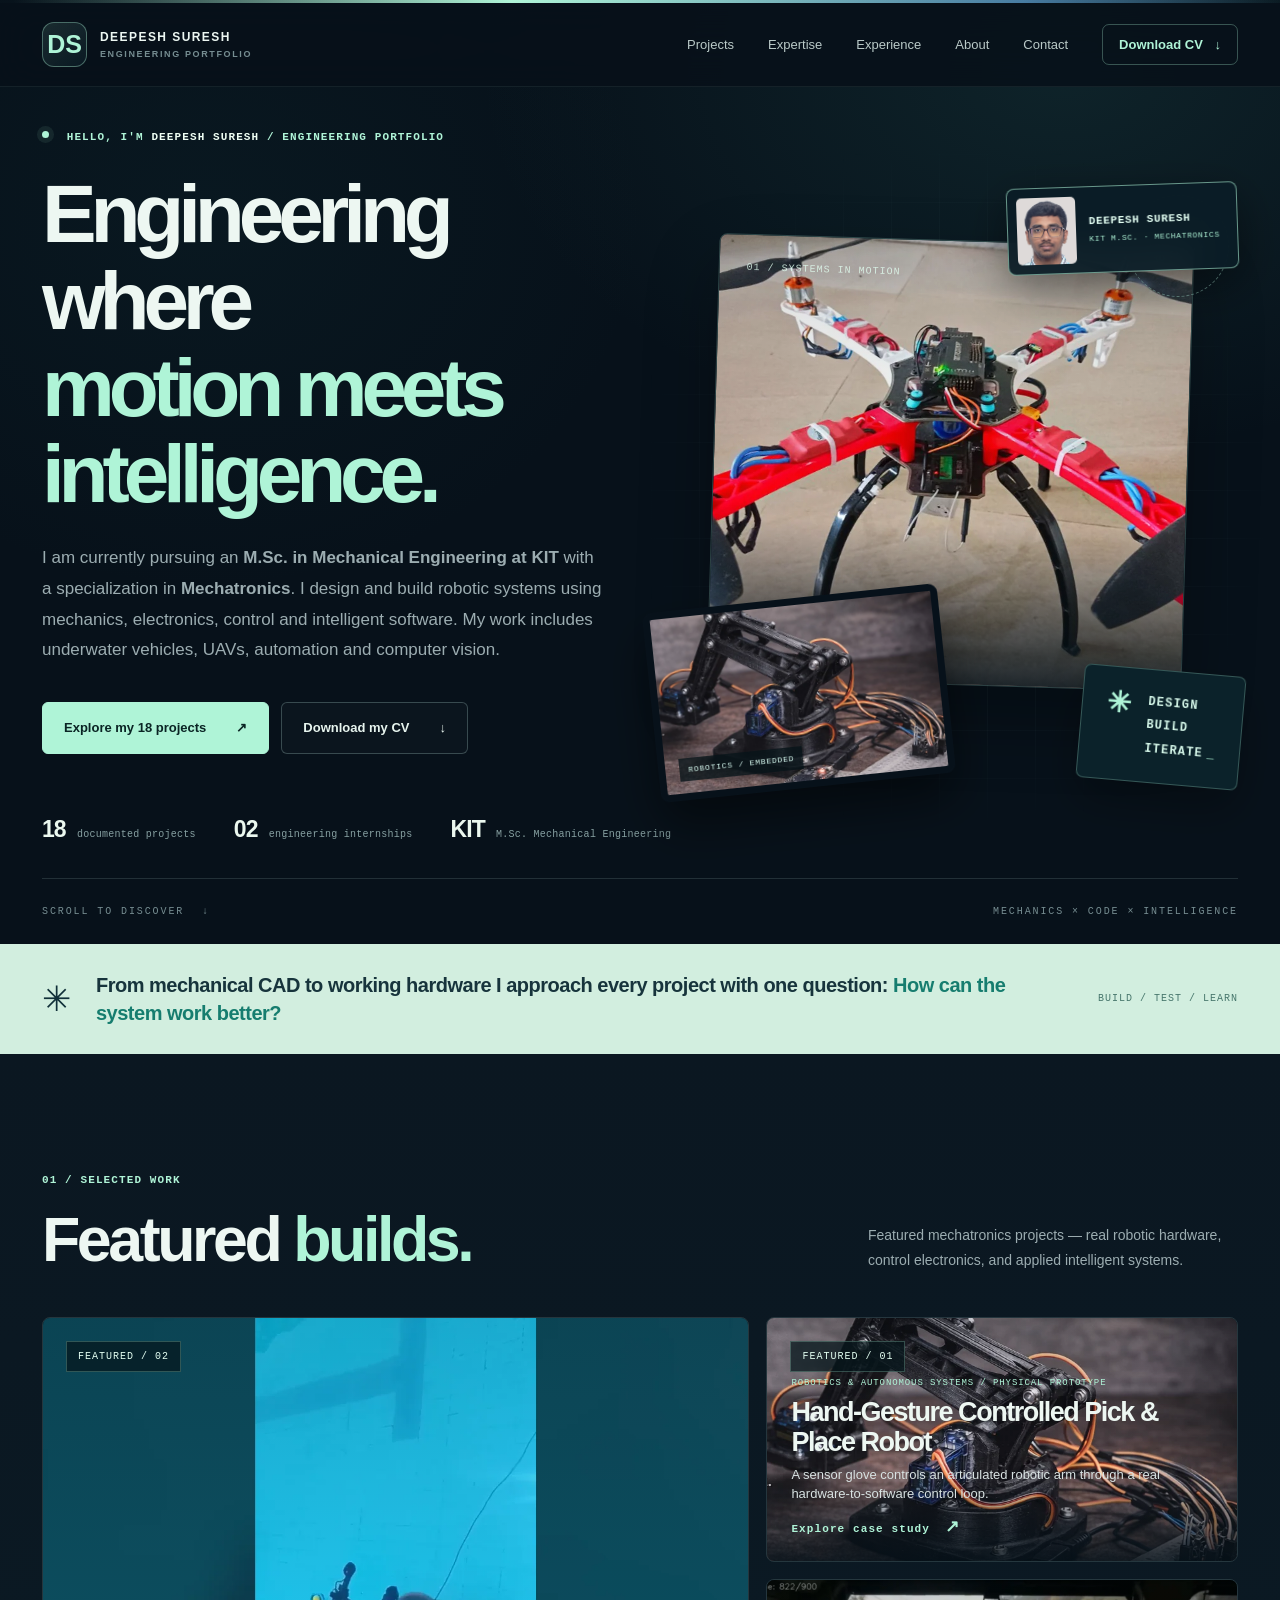
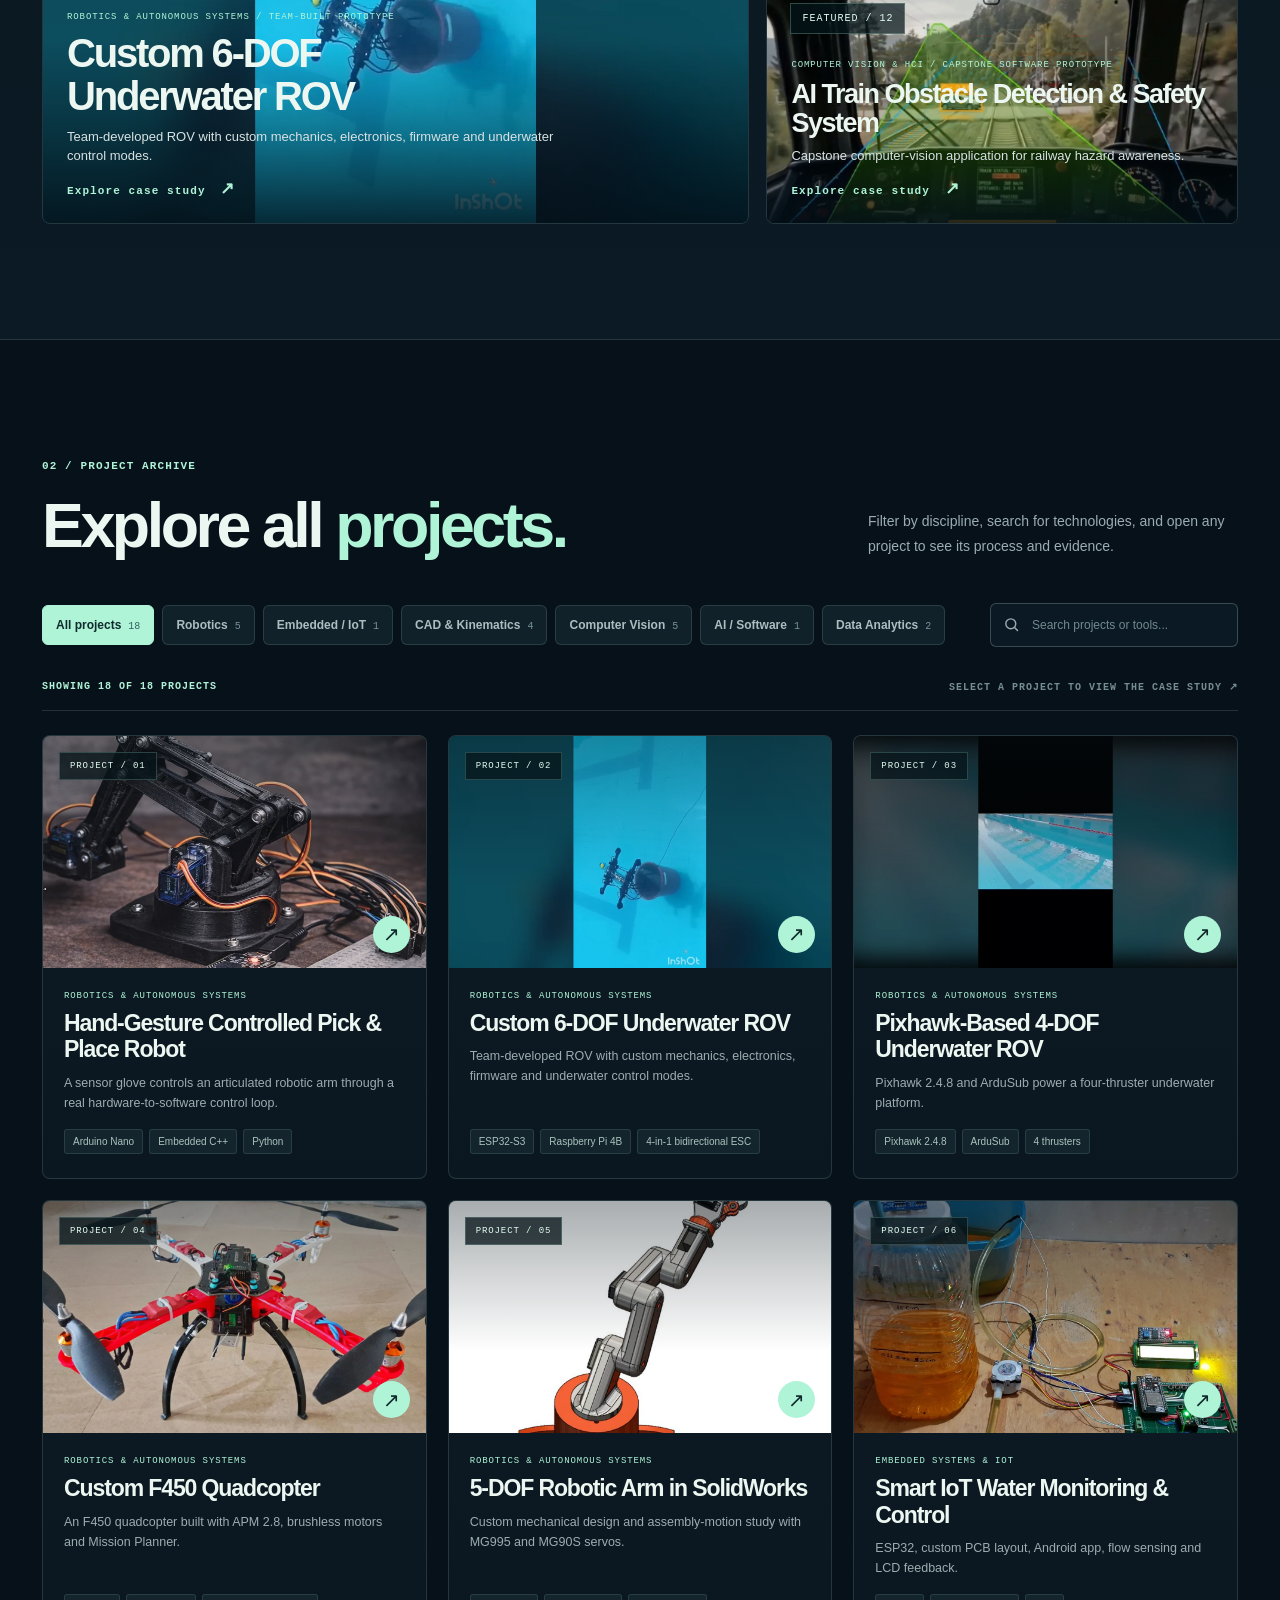
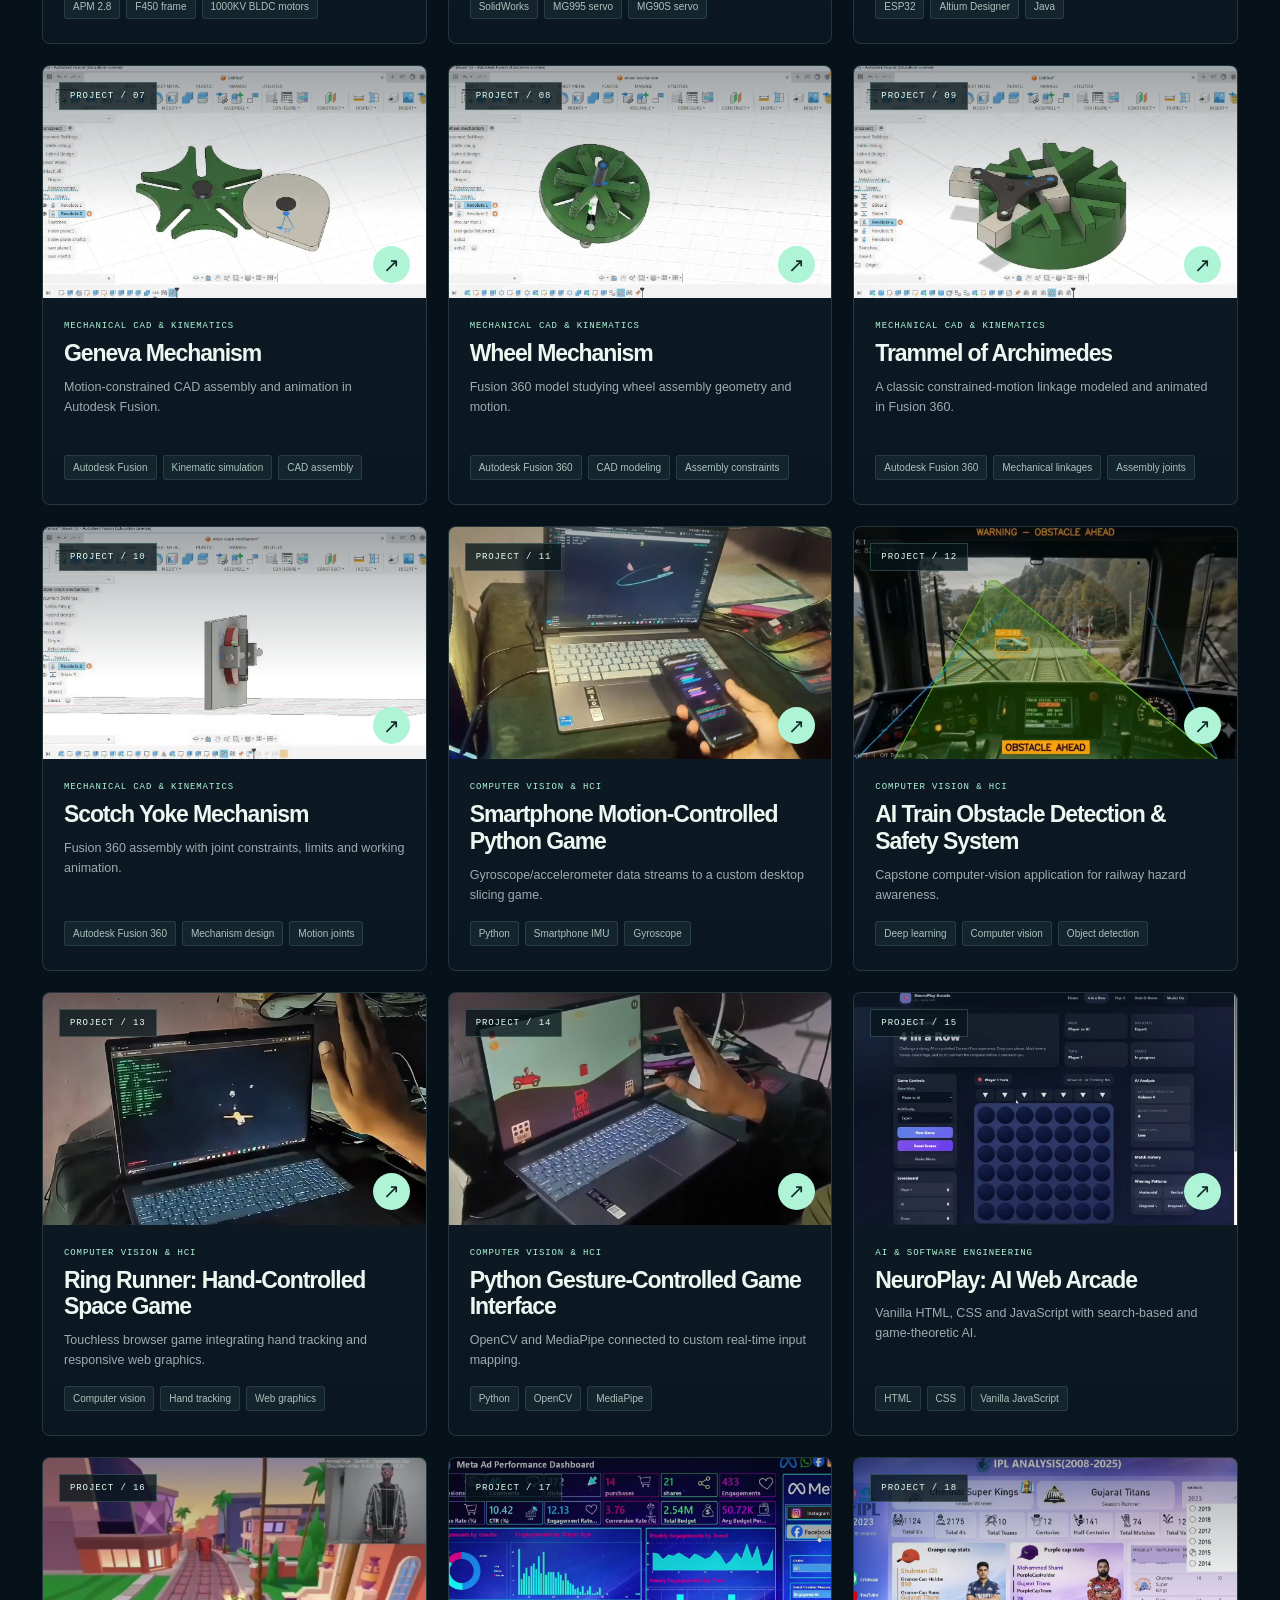
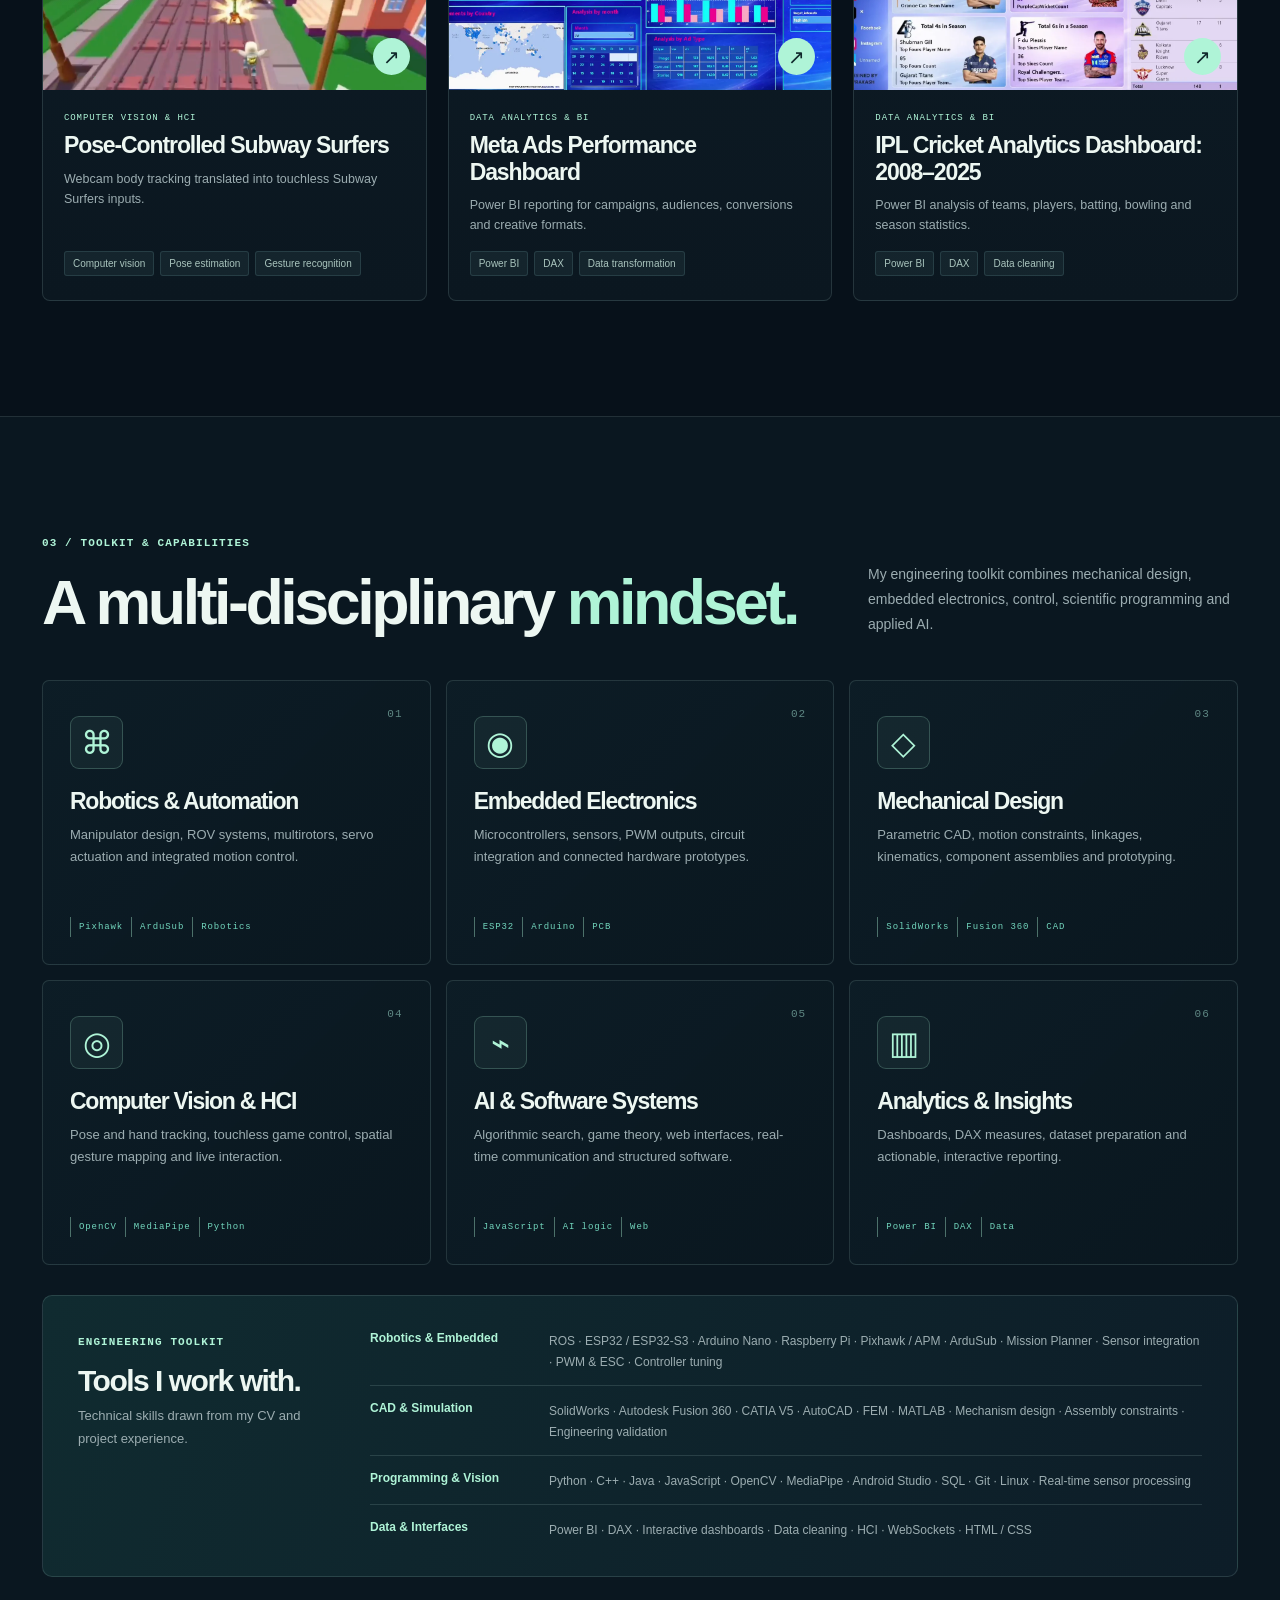
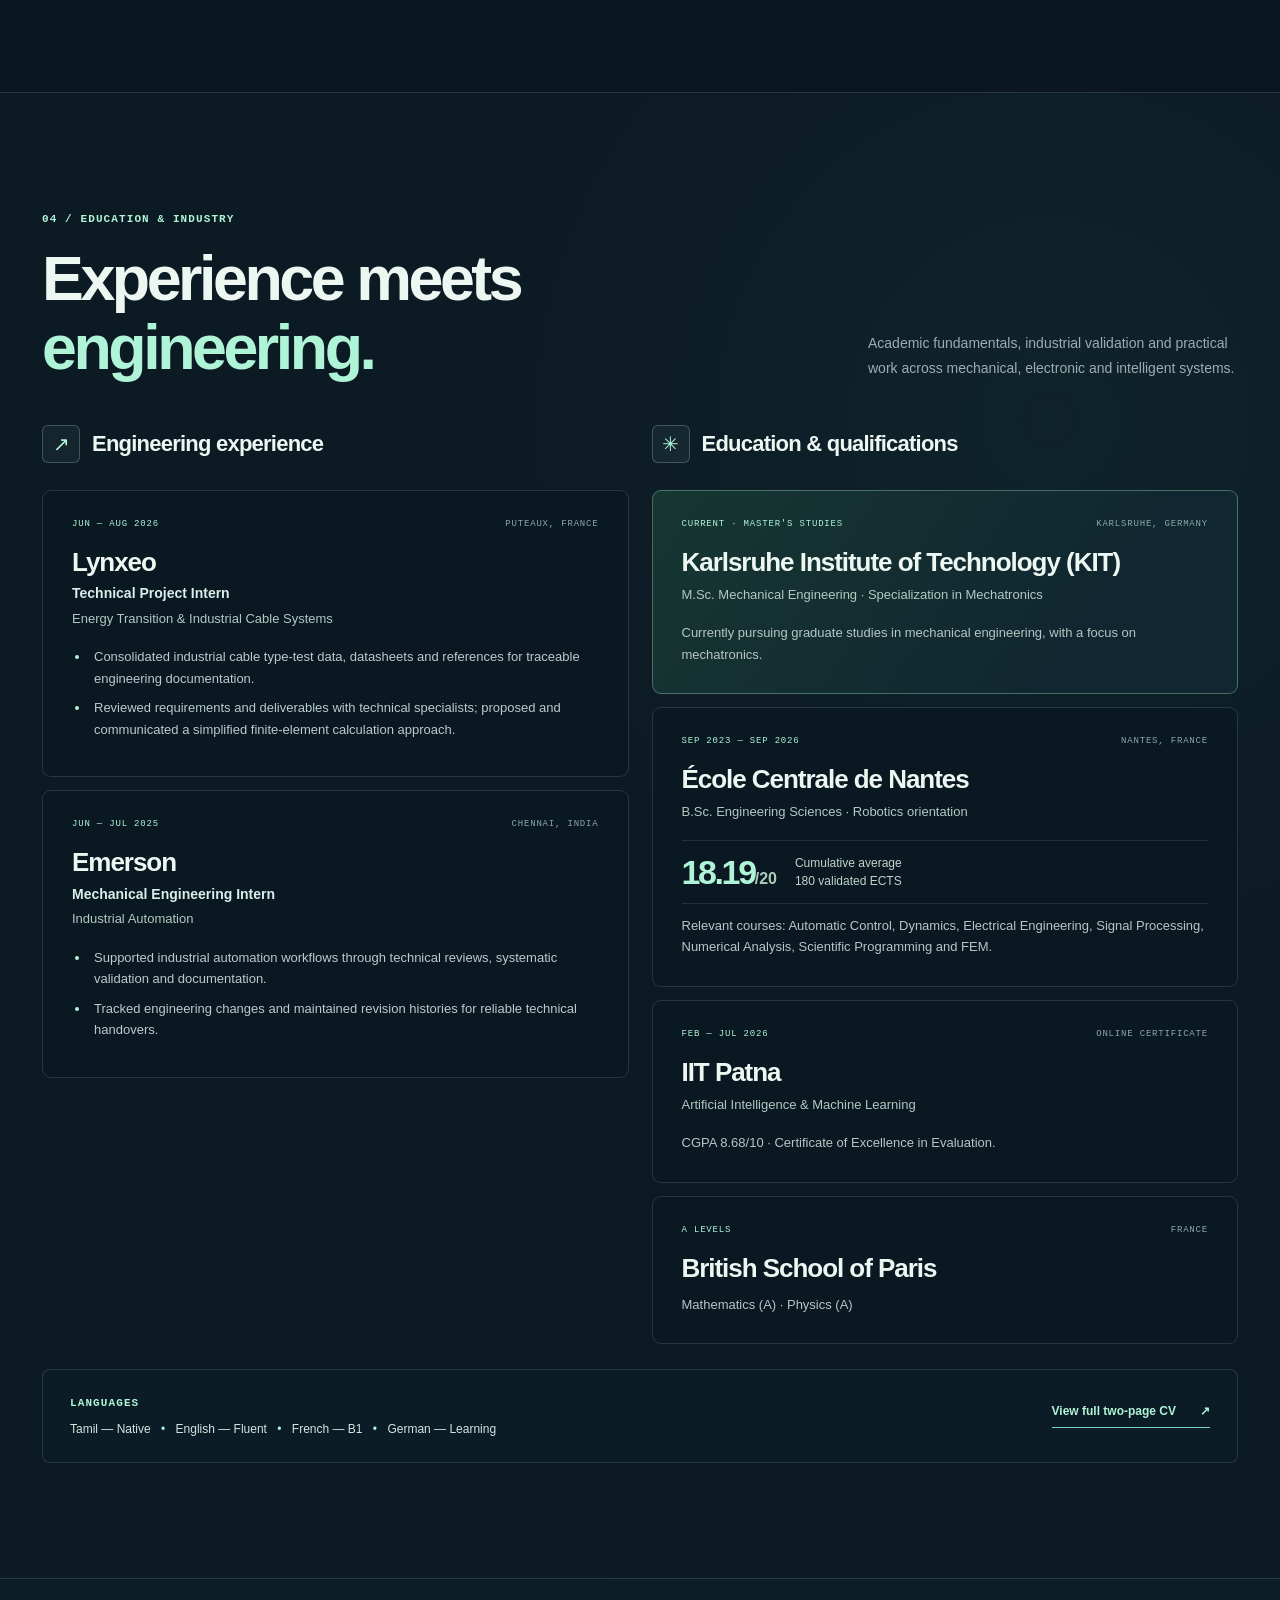
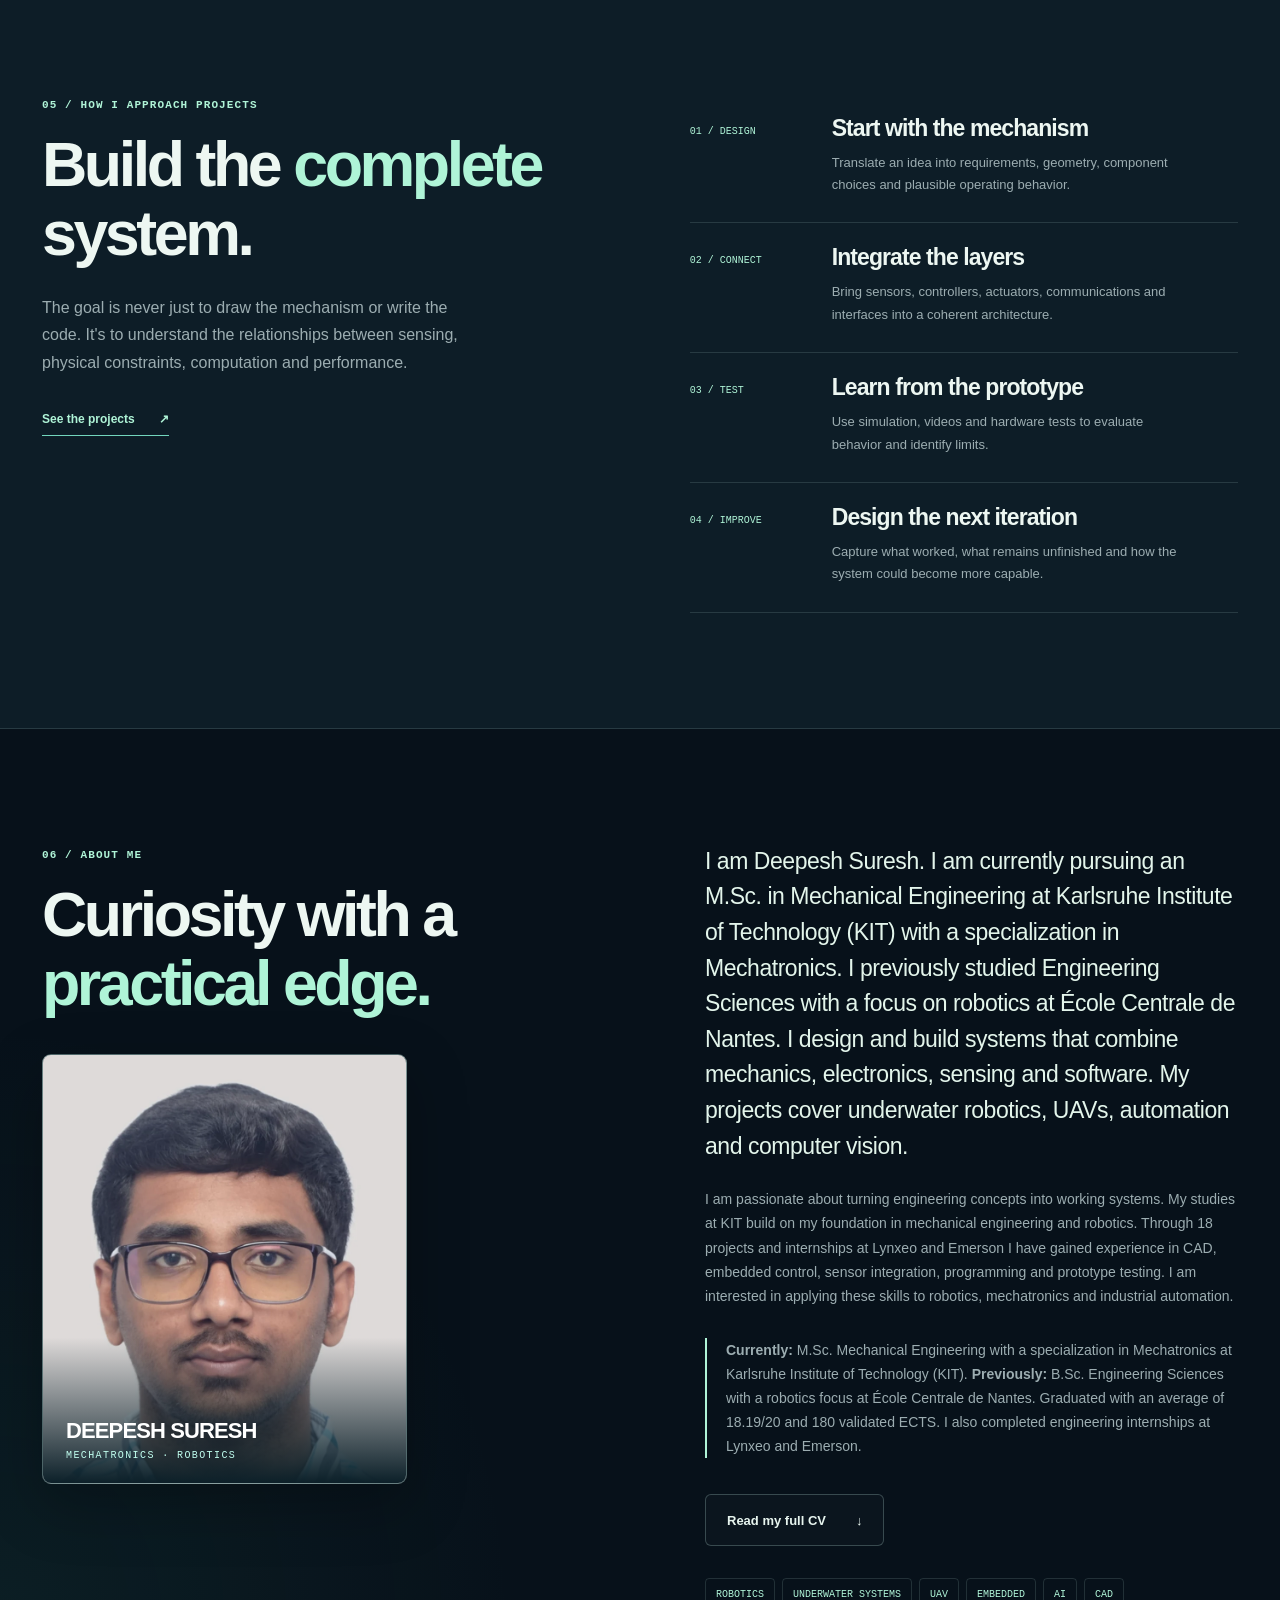
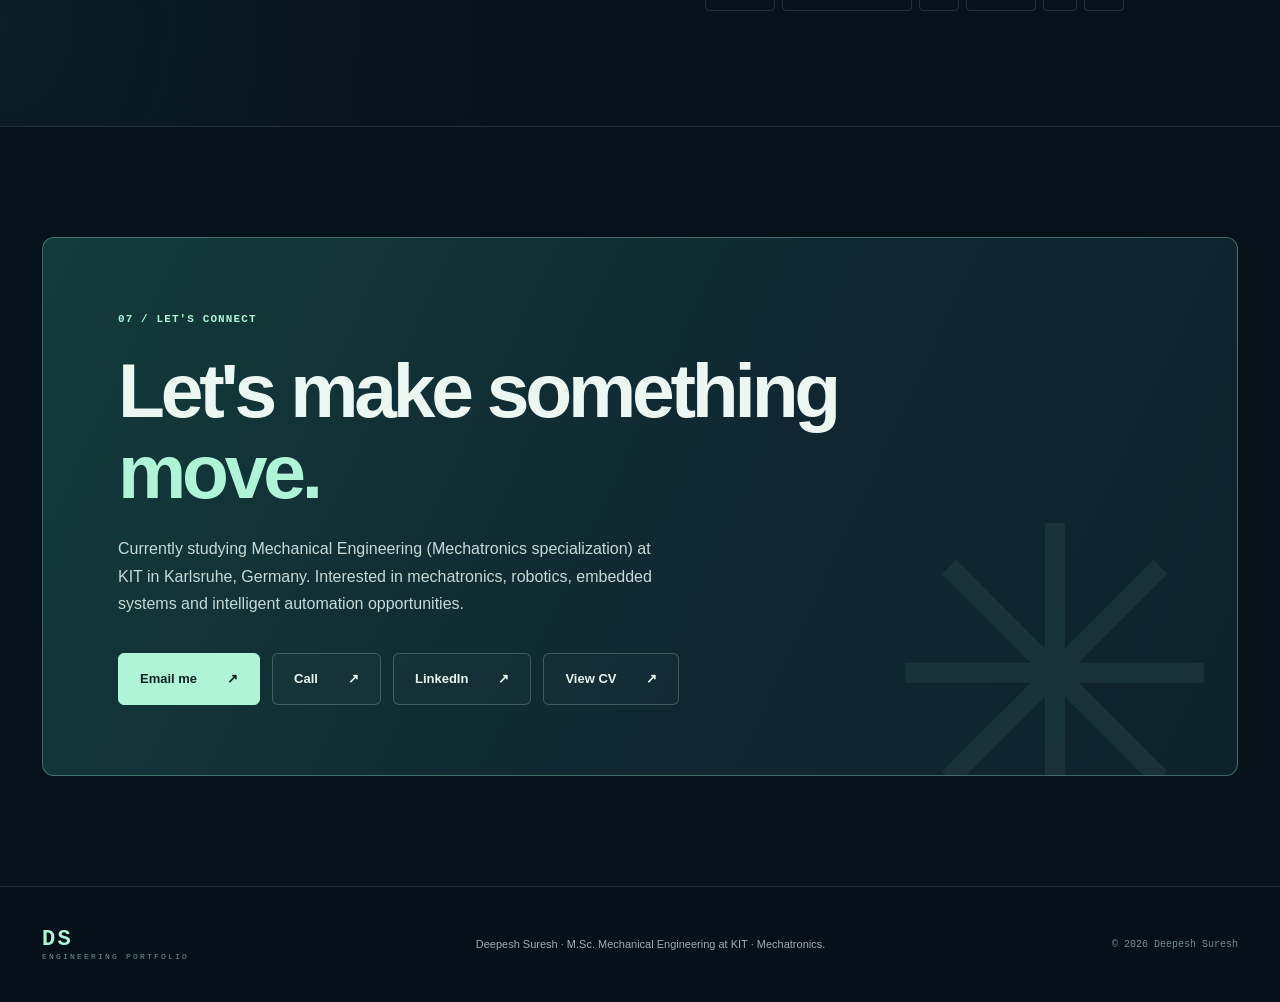
<file: index.html>
<!DOCTYPE html>
<html lang="en"><head>
<meta charset="utf-8"><meta name="viewport" content="width=device-width, initial-scale=1"><meta name="theme-color" content="#07101a">
<meta name="description" content="Deepesh Suresh — M.Sc. Mechanical Engineering student specializing in Mechatronics at Karlsruhe Institute of Technology (KIT). Explore 18 robotics, embedded systems, mechanical design and AI projects.">
<title>Deepesh Suresh | Mechatronics & Robotics Engineering Portfolio</title>
<meta property="og:title" content="Deepesh Suresh | Mechatronics & Robotics Portfolio"><meta property="og:description" content="M.Sc. Mechanical Engineering at KIT, specializing in Mechatronics. 18 engineering projects, prototypes and simulations."><meta property="og:type" content="website"><link rel="icon" type="image/svg+xml" href="assets/favicon.svg">
<link rel="stylesheet" href="style.css">
</head><body data-page="home">
<a class="skip-link" href="#main">Skip to content</a>
<div class="top-edge"></div>
<header class="site-header"><div class="shell header-inner">
<a class="logo" href="index.html" aria-label="Portfolio home"><span class="logo-icon">DS</span><span class="logo-label" id="logoName">DEEPESH SURESH <small>MECHATRONICS / ROBOTICS</small></span></a>
<button type="button" class="menu-button" id="menuToggle" aria-expanded="false" aria-controls="primaryNav" aria-label="Toggle navigation"><span></span><span></span><span></span></button>
<nav id="primaryNav" class="nav-links" aria-label="Main navigation"><a href="#work" data-nav="work">Projects</a><a href="#disciplines" data-nav="disciplines">Expertise</a><a href="#background" data-nav="background">Experience</a><a href="#about" data-nav="about">About</a><a href="#contact" data-nav="contact">Contact</a><a class="nav-cta" href="assets/docs/Deepesh_Suresh_Professional_CV_KIT.pdf" target="_blank" rel="noopener">Download CV <span>↓</span></a></nav>
</div></header>
<main id="main">
<section class="hero" id="home"><div class="shell hero-layout">
 <div class="hero-copy"><div class="eyebrow"><span class="live-dot"></span> HELLO, I'M <strong>DEEPESH SURESH</strong> / ENGINEERING PORTFOLIO</div>
 <h1>Engineering where <span>motion meets intelligence.</span></h1>
 <p class="hero-lead">I am currently pursuing an <strong>M.Sc. in Mechanical Engineering at KIT</strong> with a specialization in <strong>Mechatronics</strong>. I design and build robotic systems using mechanics, electronics, control and intelligent software. My work includes underwater vehicles, UAVs, automation and computer vision.</p>
 <div class="hero-buttons"><a class="button button-primary" href="#work">Explore my 18 projects <span>↗</span></a><a class="button button-outline" href="assets/docs/Deepesh_Suresh_Professional_CV_KIT.pdf" target="_blank" rel="noopener">Download my CV <span>↓</span></a></div>
 <div class="hero-proof"><span><b>18</b> documented projects</span><i></i><span><b>02</b> engineering internships</span><i></i><span><b>KIT</b> M.Sc. Mechanical Engineering</span></div>
 </div>
 <div class="hero-art" aria-label="Collage of actual mechatronics projects"><div class="hero-gridlines"></div>
 <div class="hero-main-image"><img src="assets/images/project-04-cover.webp" alt="Custom quadcopter built with F450 frame and APM flight controller" fetchpriority="high"><div class="hero-image-shade"></div><span class="hero-image-index">01 / SYSTEMS IN MOTION</span><span class="hero-image-label">F450 / FLIGHT SYSTEMS</span></div>
 <div class="hero-mini-image"><img src="assets/images/project-01-cover.webp" alt="Hand gesture robotic arm with servo motors"><span>ROBOTICS / EMBEDDED</span></div>
 <div class="hero-float"><span class="tiny-cross">✳</span><span>DESIGN<br>BUILD<br>ITERATE<span class="blink-cursor">_</span></span></div><div class="hero-portrait-card"><img src="assets/images/deepesh-suresh-portrait.webp" alt="Deepesh Suresh, mechatronics engineer"><div><strong>DEEPESH SURESH</strong><small>KIT M.SC. · MECHATRONICS</small></div></div>
 <div class="technical-ring" aria-hidden="true"><span>ENGINEERED TO EXPLORE</span></div>
 </div>
 </div><div class="hero-bottom shell"><span>SCROLL TO DISCOVER</span><span>↓</span><span>MECHANICS × CODE × INTELLIGENCE</span></div>
</section>
<section class="intro-strip"><div class="shell"><span class="strip-mark">✳</span><p>From mechanical CAD to working hardware I approach every project with one question: <em>How can the system work better?</em></p><span class="strip-side">BUILD / TEST / LEARN</span></div></section>
<section id="featured" class="section featured"><div class="shell"><div class="section-top"><div><span class="section-code">01 / SELECTED WORK</span><h2>Featured <span>builds.</span></h2></div><p class="section-intro">Featured mechatronics projects — real robotic hardware, control electronics, and applied intelligent systems.</p></div><div class="featured-grid" id="featuredGrid"></div></div></section>
<section id="work" class="section work-section"><div class="shell"><div class="section-top"><div><span class="section-code">02 / PROJECT ARCHIVE</span><h2>Explore all <span>projects.</span></h2></div><p class="section-intro">Filter by discipline, search for technologies, and open any project to see its process and evidence.</p></div>
<div class="browser-toolbar"><div class="filters" id="filterBar" role="group" aria-label="Filter projects"></div><label class="search-box"><svg viewBox="0 0 24 24" fill="none" stroke="currentColor" stroke-width="2" aria-hidden="true"><circle cx="11" cy="11" r="7"></circle><path d="m16 16 5 5"></path></svg><span class="sr-only">Search projects</span><input id="projectSearch" type="search" placeholder="Search projects or tools..." autocomplete="off"></label></div>
<div class="results-bar"><span id="resultsCount">18 PROJECTS</span><span class="results-side">SELECT A PROJECT TO VIEW THE CASE STUDY ↗</span></div>
<div class="project-grid" id="projectGrid"></div><div class="empty-state" id="emptyState" hidden>No projects match your search. Try another keyword or category.</div>
</div></section>
<section id="disciplines" class="section expertise-section"><div class="shell"><div class="section-top"><div><span class="section-code">03 / TOOLKIT & CAPABILITIES</span><h2>A multi-disciplinary <span>mindset.</span></h2></div><p class="section-intro">My engineering toolkit combines mechanical design, embedded electronics, control, scientific programming and applied AI.</p></div>
<div class="expertise-grid"><article class="expertise-card"><span class="expertise-number">01</span><div class="expertise-icon">⌘</div><h3>Robotics & Automation</h3><p>Manipulator design, ROV systems, multirotors, servo actuation and integrated motion control.</p><div class="skill-labels"><span>Pixhawk</span><span>ArduSub</span><span>Robotics</span></div></article>
<article class="expertise-card"><span class="expertise-number">02</span><div class="expertise-icon">◉</div><h3>Embedded Electronics</h3><p>Microcontrollers, sensors, PWM outputs, circuit integration and connected hardware prototypes.</p><div class="skill-labels"><span>ESP32</span><span>Arduino</span><span>PCB</span></div></article>
<article class="expertise-card"><span class="expertise-number">03</span><div class="expertise-icon">◇</div><h3>Mechanical Design</h3><p>Parametric CAD, motion constraints, linkages, kinematics, component assemblies and prototyping.</p><div class="skill-labels"><span>SolidWorks</span><span>Fusion 360</span><span>CAD</span></div></article>
<article class="expertise-card"><span class="expertise-number">04</span><div class="expertise-icon">◎</div><h3>Computer Vision & HCI</h3><p>Pose and hand tracking, touchless game control, spatial gesture mapping and live interaction.</p><div class="skill-labels"><span>OpenCV</span><span>MediaPipe</span><span>Python</span></div></article>
<article class="expertise-card"><span class="expertise-number">05</span><div class="expertise-icon">⌁</div><h3>AI & Software Systems</h3><p>Algorithmic search, game theory, web interfaces, real-time communication and structured software.</p><div class="skill-labels"><span>JavaScript</span><span>AI logic</span><span>Web</span></div></article>
<article class="expertise-card"><span class="expertise-number">06</span><div class="expertise-icon">▥</div><h3>Analytics & Insights</h3><p>Dashboards, DAX measures, dataset preparation and actionable, interactive reporting.</p><div class="skill-labels"><span>Power BI</span><span>DAX</span><span>Data</span></div></article></div>
<div class="skills-summary"><div class="skills-summary-title"><span class="section-code">ENGINEERING TOOLKIT</span><h3>Tools I work with.</h3><p>Technical skills drawn from my CV and project experience.</p></div>
<div class="skills-summary-list">
<div class="skills-row"><strong>Robotics & Embedded</strong><p>ROS · ESP32 / ESP32-S3 · Arduino Nano · Raspberry Pi · Pixhawk / APM · ArduSub · Mission Planner · Sensor integration · PWM & ESC · Controller tuning</p></div>
<div class="skills-row"><strong>CAD & Simulation</strong><p>SolidWorks · Autodesk Fusion 360 · CATIA V5 · AutoCAD · FEM · MATLAB · Mechanism design · Assembly constraints · Engineering validation</p></div>
<div class="skills-row"><strong>Programming & Vision</strong><p>Python · C++ · Java · JavaScript · OpenCV · MediaPipe · Android Studio · SQL · Git · Linux · Real-time sensor processing</p></div>
<div class="skills-row"><strong>Data & Interfaces</strong><p>Power BI · DAX · Interactive dashboards · Data cleaning · HCI · WebSockets · HTML / CSS</p></div>
</div></div>
</div></section>
<section id="background" class="section background-section"><div class="shell">
<div class="section-top"><div><span class="section-code">04 / EDUCATION & INDUSTRY</span><h2>Experience meets <span>engineering.</span></h2></div><p class="section-intro">Academic fundamentals, industrial validation and practical work across mechanical, electronic and intelligent systems.</p></div>
<div class="career-grid">
 <div class="career-column"><div class="career-column-header"><span class="career-header-mark">↗</span><h3>Engineering experience</h3></div>
  <article class="career-card"><div class="career-meta"><span>JUN — AUG 2026</span><span>PUTEAUX, FRANCE</span></div><h4>Lynxeo <small>Technical Project Intern</small></h4><p class="career-subtitle">Energy Transition & Industrial Cable Systems</p><ul><li>Consolidated industrial cable type-test data, datasheets and references for traceable engineering documentation.</li><li>Reviewed requirements and deliverables with technical specialists; proposed and communicated a simplified finite-element calculation approach.</li></ul></article>
  <article class="career-card"><div class="career-meta"><span>JUN — JUL 2025</span><span>CHENNAI, INDIA</span></div><h4>Emerson <small>Mechanical Engineering Intern</small></h4><p class="career-subtitle">Industrial Automation</p><ul><li>Supported industrial automation workflows through technical reviews, systematic validation and documentation.</li><li>Tracked engineering changes and maintained revision histories for reliable technical handovers.</li></ul></article>
 </div>
 <div class="career-column"><div class="career-column-header"><span class="career-header-mark">✳</span><h3>Education & qualifications</h3></div>
  <article class="career-card accent-card"><div class="career-meta"><span>CURRENT · MASTER'S STUDIES</span><span>KARLSRUHE, GERMANY</span></div><h4>Karlsruhe Institute of Technology (KIT)</h4><p class="career-subtitle">M.Sc. Mechanical Engineering · Specialization in Mechatronics</p><p class="small-career-copy">Currently pursuing graduate studies in mechanical engineering, with a focus on mechatronics.</p></article>
  <article class="career-card"><div class="career-meta"><span>SEP 2023 — SEP 2026</span><span>NANTES, FRANCE</span></div><h4>École Centrale de Nantes</h4><p class="career-subtitle">B.Sc. Engineering Sciences · Robotics orientation</p><div class="academic-proof"><strong>18.19<span>/20</span></strong><span>Cumulative average<br>180 validated ECTS</span></div><p class="small-career-copy">Relevant courses: Automatic Control, Dynamics, Electrical Engineering, Signal Processing, Numerical Analysis, Scientific Programming and FEM.</p></article>
  <article class="career-card"><div class="career-meta"><span>FEB — JUL 2026</span><span>ONLINE CERTIFICATE</span></div><h4>IIT Patna</h4><p class="career-subtitle">Artificial Intelligence & Machine Learning</p><p class="small-career-copy">CGPA 8.68/10 · Certificate of Excellence in Evaluation.</p></article>
  <article class="career-card"><div class="career-meta"><span>A LEVELS</span><span>FRANCE</span></div><h4>British School of Paris</h4><p class="small-career-copy">Mathematics (A) · Physics (A)</p></article>
 </div>
</div>
<div class="career-bottom"><div><span class="small-label">LANGUAGES</span><p>Tamil — Native <span>•</span> English — Fluent <span>•</span> French — B1 <span>•</span> German — Learning</p></div><a class="underlined-link" href="assets/docs/Deepesh_Suresh_Professional_CV_KIT.pdf" target="_blank" rel="noopener">View full two-page CV <span>↗</span></a></div>
</div></section>
<section class="section method-section"><div class="shell method-grid"><div class="method-left"><span class="section-code">05 / HOW I APPROACH PROJECTS</span><h2>Build the <em>complete</em> system.</h2><p>The goal is never just to draw the mechanism or write the code. It's to understand the relationships between sensing, physical constraints, computation and performance.</p><a class="text-link" href="#work">See the projects <span>↗</span></a></div><div class="method-steps"><div><span>01 / DESIGN</span><h3>Start with the mechanism</h3><p>Translate an idea into requirements, geometry, component choices and plausible operating behavior.</p></div><div><span>02 / CONNECT</span><h3>Integrate the layers</h3><p>Bring sensors, controllers, actuators, communications and interfaces into a coherent architecture.</p></div><div><span>03 / TEST</span><h3>Learn from the prototype</h3><p>Use simulation, videos and hardware tests to evaluate behavior and identify limits.</p></div><div><span>04 / IMPROVE</span><h3>Design the next iteration</h3><p>Capture what worked, what remains unfinished and how the system could become more capable.</p></div></div></div></section>
<section class="section about-section" id="about"><div class="shell about-grid"><div class="about-left"><span class="section-code">06 / ABOUT ME</span><h2>Curiosity with a <span>practical edge.</span></h2><div class="about-photo-wrap"><img src="assets/images/deepesh-suresh-portrait.webp" alt="Portrait photograph of Deepesh Suresh" loading="lazy"><div class="about-photo-label"><strong>DEEPESH SURESH</strong><span>MECHATRONICS · ROBOTICS</span></div></div></div><div class="about-right"><p class="about-intro" id="aboutIntro">I combine mechanical design, robotics, embedded electronics and software to develop practical engineering systems.</p><p id="aboutBody">I have worked on underwater robots, UAVs, robotic arms, sensor systems and computer vision applications.</p><p class="about-note"><strong>Currently:</strong> M.Sc. Mechanical Engineering with a specialization in Mechatronics at Karlsruhe Institute of Technology (KIT). <strong>Previously:</strong> B.Sc. Engineering Sciences with a robotics focus at École Centrale de Nantes. Graduated with an average of 18.19/20 and 180 validated ECTS. I also completed engineering internships at Lynxeo and Emerson.</p><a href="assets/docs/Deepesh_Suresh_Professional_CV_KIT.pdf" target="_blank" rel="noopener" class="button button-outline about-cv-button">Read my full CV <span>↓</span></a><div class="about-keywords"><span>ROBOTICS</span><span>UNDERWATER SYSTEMS</span><span>UAV</span><span>EMBEDDED</span><span>AI</span><span>CAD</span></div></div></div></section>
<section class="contact-section" id="contact"><div class="shell contact-panel"><span class="section-code">07 / LET'S CONNECT</span><h2>Let's make something <em>move.</em></h2><p>Currently studying Mechanical Engineering (Mechatronics specialization) at KIT in Karlsruhe, Germany. Interested in mechatronics, robotics, embedded systems and intelligent automation opportunities.</p><div class="contact-actions" id="contactActions"><span class="contact-note">Contact links can be added in the website settings.</span></div><div class="contact-decoration" aria-hidden="true">✳</div></div></section>
</main>
<footer class="footer"><div class="shell footer-inner"><a href="#home" class="footer-brand" id="footerBrand">DS <span>ENGINEERING PORTFOLIO</span></a><p>Deepesh Suresh · M.Sc. Mechanical Engineering at KIT · Mechatronics.</p><span id="copyright"></span></div></footer>
<script src="config.js"></script><script src="data.js"></script><script src="app.js" defer></script>
</body></html>
</file>
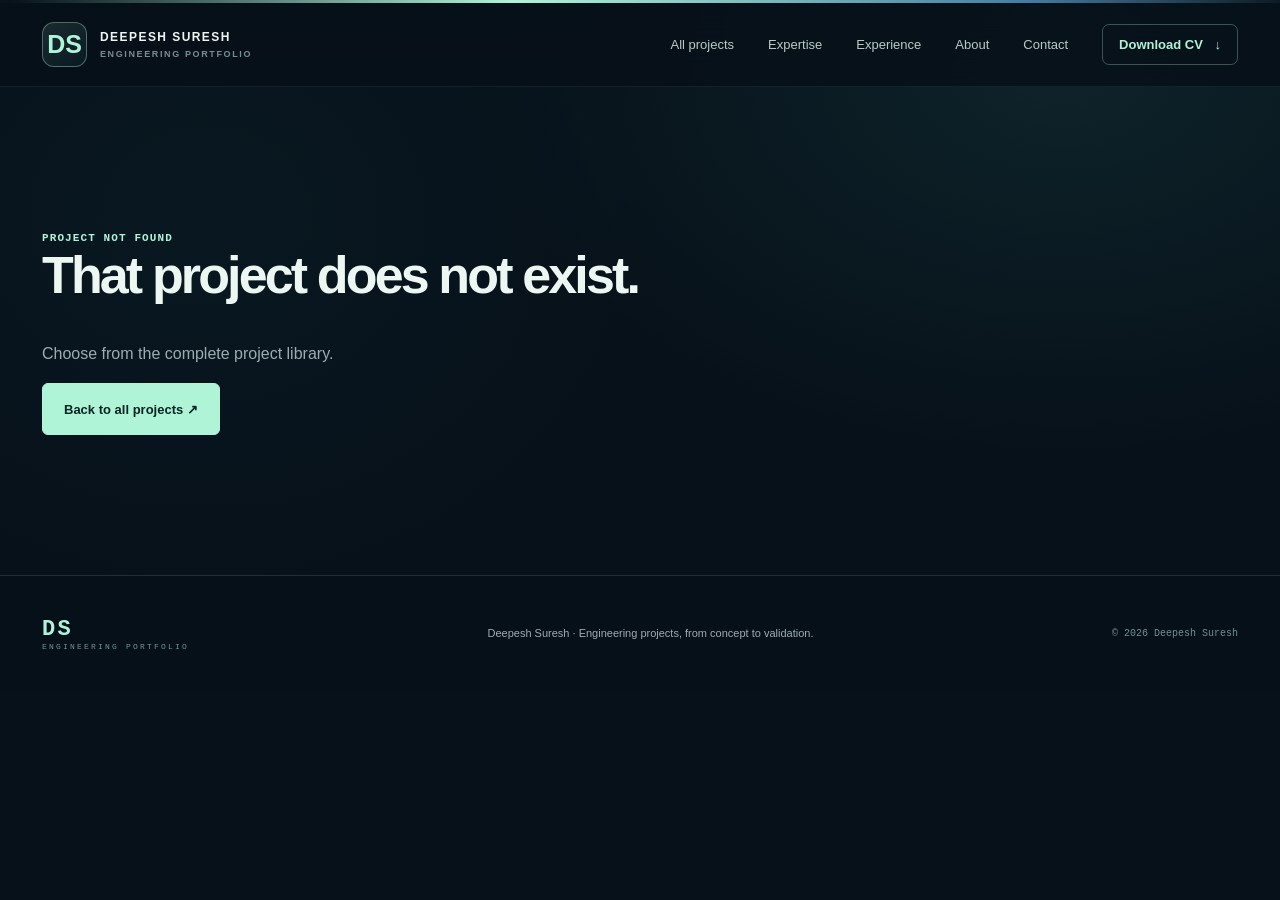
<file: project.html>
<!DOCTYPE html>
<html lang="en"><head>
<meta charset="utf-8"><meta name="viewport" content="width=device-width, initial-scale=1"><meta name="theme-color" content="#07101a">
<meta name="description" content="Project case study by Deepesh Suresh: robotics, mechatronics and intelligent systems."><title>Project Case Study | Deepesh Suresh</title>
<link rel="icon" type="image/svg+xml" href="assets/favicon.svg"><link rel="stylesheet" href="style.css">
</head><body data-page="project">
<a class="skip-link" href="#main">Skip to content</a><div class="top-edge"></div>
<header class="site-header"><div class="shell header-inner"><a class="logo" href="index.html" aria-label="Portfolio home"><span class="logo-icon">DS</span><span class="logo-label" id="logoName">DEEPESH SURESH <small>MECHATRONICS / ROBOTICS</small></span></a><button type="button" class="menu-button" id="menuToggle" aria-expanded="false" aria-controls="primaryNav" aria-label="Toggle navigation"><span></span><span></span><span></span></button><nav id="primaryNav" class="nav-links" aria-label="Main navigation"><a href="index.html#work">All projects</a><a href="index.html#disciplines">Expertise</a><a href="index.html#background">Experience</a><a href="index.html#about">About</a><a href="index.html#contact">Contact</a><a class="nav-cta" href="assets/docs/Deepesh_Suresh_CV.pdf" target="_blank" rel="noopener">Download CV <span>↓</span></a></nav></div></header>
<main id="main"><div id="caseStudy"><div class="shell loading-msg">Loading project details...</div></div></main>
<footer class="footer"><div class="shell footer-inner"><a href="index.html" class="footer-brand" id="footerBrand">DS <span>ENGINEERING PORTFOLIO</span></a><p>Deepesh Suresh · Engineering projects, from concept to validation.</p><span id="copyright"></span></div></footer>
<dialog id="imageDialog" class="image-dialog" aria-label="Expanded project photograph"><button type="button" class="dialog-close" id="dialogClose" aria-label="Close photo">✕</button><img id="dialogImage" alt=""><p id="dialogCaption"></p></dialog>
<script src="config.js"></script><script src="data.js"></script><script src="app.js" defer></script>
</body></html>
</file>
<file: style.css>
:root{--bg:#07111a;--bg2:#0b1721;--bg3:#0f202c;--paper:#f3f8f6;--text:#edf7f2;--muted:#9cadb1;--muted2:#768d91;--mint:#aff4d7;--mint2:#72d6bd;--orange:#f7a775;--line:rgba(173,208,206,.16);--line-strong:rgba(173,208,206,.28);--mono:ui-monospace,SFMono-Regular,Consolas,'Liberation Mono',monospace;--sans:Inter,ui-sans-serif,-apple-system,BlinkMacSystemFont,'Segoe UI',Arial,sans-serif;--max:1250px}
*{box-sizing:border-box}html{scroll-behavior:smooth}body{margin:0;background:var(--bg);color:var(--text);font-family:var(--sans);-webkit-font-smoothing:antialiased}body:before{content:"";position:absolute;z-index:-1;top:0;left:0;right:0;height:900px;pointer-events:none;background:radial-gradient(ellipse 60% 56% at 83% 8%,rgba(52,129,122,.16),transparent 76%),radial-gradient(ellipse 43% 52% at 16% 24%,rgba(26,87,90,.10),transparent 80%)}::selection{background:var(--mint);color:#08151a}a{color:inherit;text-decoration:none}button,input{font:inherit}button{cursor:pointer}button:focus-visible,a:focus-visible,input:focus-visible{outline:2px solid var(--mint);outline-offset:4px}img,video{display:block;max-width:100%}h1,h2,h3,p{margin-top:0}h1,h2,h3{letter-spacing:-.055em}p{line-height:1.72;color:var(--muted)}[hidden]{display:none!important}.shell{width:min(calc(100% - 84px),var(--max));margin-inline:auto}.sr-only{position:absolute!important;width:1px;height:1px;padding:0;overflow:hidden;clip:rect(0,0,0,0);white-space:nowrap;border:0}.skip-link{position:absolute;left:15px;top:-80px;z-index:30;padding:12px 16px;background:var(--mint);color:#102324}.skip-link:focus{top:12px}.top-edge{height:3px;background:linear-gradient(90deg,transparent 1%,var(--mint) 40%,#477ca2 80%,transparent)}
.site-header{position:sticky;top:0;z-index:20;background:rgba(7,17,26,.88);border-bottom:1px solid rgba(171,222,209,.08);backdrop-filter:blur(18px)}.header-inner{height:83px;display:flex;align-items:center;justify-content:space-between;gap:28px}.logo{display:inline-flex;gap:13px;align-items:center;flex-shrink:0}.logo-icon{display:inline-grid;place-items:center;width:45px;height:45px;border:1px solid rgba(175,244,215,.37);background:linear-gradient(145deg,rgba(175,244,215,.12),rgba(12,30,40,.7));border-radius:12px;color:var(--mint);font-size:25px;font-weight:800;position:relative;line-height:1}.logo-icon span{font-size:10px;position:absolute;right:4px;top:4px}.logo-label{font-size:12px;font-weight:800;letter-spacing:.12em;line-height:1.38}.logo-label small{display:block;color:var(--muted2);font-size:9px;letter-spacing:.18em;font-weight:600;margin-top:3px}.nav-links{display:flex;align-items:center;gap:34px}.nav-links>a{font-size:13px;color:#bacac8;transition:color .2s}.nav-links>a:hover{color:var(--mint)}.nav-links .nav-cta{padding:12px 16px;border:1px solid rgba(168,242,211,.30);border-radius:7px;color:var(--mint);font-weight:700}.nav-cta span{margin-left:8px}.menu-button{display:none;border:0;background:none;padding:10px}.menu-button span{display:block;width:23px;height:2px;margin:5px 0;background:var(--mint)}
.eyebrow,.section-code,.small-label,.section-side,.card-category,.card-number,.feature-id,.feature-overline,.feature-link,.results-bar,.strip-side,.hero-proof,.hero-bottom,.hero-image-index,.hero-image-label,.hero-mini-image span,.hero-float,.case-breadcrumb,.cover-index,.cover-label,.case-status,.workflow-step>span,.expertise-number,.skill-labels,.contact-note,.footnote,.footer-brand{font-family:var(--mono);letter-spacing:.10em}.eyebrow,.section-code,.small-label{font-size:11px;font-weight:700;color:var(--mint)}.live-dot{display:inline-block;width:7px;height:7px;border-radius:50%;background:var(--mint);margin-right:10px;vertical-align:2px;box-shadow:0 0 0 5px rgba(175,244,215,.08)}.button{display:inline-flex;align-items:center;justify-content:space-between;gap:30px;min-height:52px;padding:0 21px;border:1px solid var(--line-strong);border-radius:6px;color:#e7f4ee;font-size:13px;font-weight:700;transition:transform .2s ease,background .2s ease,border .2s ease}.button:hover{transform:translateY(-3px);border-color:var(--mint)}.button-primary{background:var(--mint);color:#0a2424;border-color:var(--mint)}.button-primary:hover{background:#d2ffea}.button-outline{background:rgba(255,255,255,.02)}
.hero{position:relative;overflow:hidden}.hero-layout{display:grid;grid-template-columns:minmax(0,1.03fr) minmax(0,.97fr);gap:44px;align-items:center;min-height:730px;padding-top:44px;padding-bottom:35px}.hero-copy{position:relative;z-index:2}.hero h1{font-size:clamp(59px,6.4vw,98px);line-height:1.06;max-width:800px;margin:28px 0 25px;font-weight:760;letter-spacing:-.075em}.hero h1 span{display:block;color:var(--mint)}.hero-lead{font-size:17px;line-height:1.8;max-width:560px}.hero-buttons{display:flex;gap:12px;flex-wrap:wrap;margin-top:36px}.hero-proof{margin-top:62px;display:flex;align-items:center;gap:19px;font-size:10px;color:#87a1a2;letter-spacing:.025em;white-space:nowrap}.hero-proof b{font-size:23px;font-family:var(--sans);color:#ebf8ef;font-weight:700;letter-spacing:-.04em;margin-right:5px}.hero-proof i{height:27px;width:1px;background:var(--line)}.hero-art{height:610px;position:relative}.hero-gridlines{position:absolute;inset:-28px;background-image:linear-gradient(rgba(169,213,209,.055) 1px,transparent 1px),linear-gradient(90deg,rgba(169,213,209,.055) 1px,transparent 1px);background-size:48px 48px;mask-image:radial-gradient(ellipse at center,black 35%,transparent 76%)}.hero-main-image{position:absolute;left:6%;top:58px;width:85%;height:445px;overflow:hidden;border-radius:8px;border:1px solid rgba(182,244,221,.22);box-shadow:0 32px 70px rgba(0,0,0,.28);transform:rotate(1.7deg)}.hero-main-image img{width:100%;height:100%;object-fit:cover}.hero-image-shade,.feature-gradient,.cover-shade{position:absolute;inset:0;background:linear-gradient(0deg,rgba(3,15,23,.85),transparent 36%,rgba(3,15,23,.15))}.hero-image-index,.hero-image-label{position:absolute;left:27px;z-index:1;color:#e2fff1;font-size:10px}.hero-image-index{top:27px;opacity:.8}.hero-image-label{bottom:23px;font-size:11px;font-weight:800}.hero-mini-image{position:absolute;bottom:4px;left:-5%;width:53%;height:190px;overflow:hidden;border:7px solid var(--bg);border-radius:9px;transform:rotate(-6deg);box-shadow:0 25px 50px rgba(0,0,0,.5);z-index:2}.hero-mini-image img{width:100%;height:100%;object-fit:cover}.hero-mini-image span{position:absolute;bottom:12px;left:14px;font-size:8px;color:#d9fcf2;background:rgba(6,19,25,.75);padding:7px 9px}.hero-float{position:absolute;right:-4px;bottom:8px;display:flex;align-items:flex-start;gap:16px;border:1px solid rgba(175,244,215,.26);background:#0b222a;box-shadow:0 20px 45px rgba(0,0,0,.32);border-radius:7px;transform:rotate(5deg);padding:21px 24px;color:#d5f7e9;font-size:12px;line-height:1.95;font-weight:800;z-index:3}.tiny-cross{font-size:29px;color:var(--mint);line-height:1.2}.blink-cursor{color:var(--mint);margin-left:4px}.technical-ring{position:absolute;right:9px;top:13px;width:102px;height:102px;border:1px dashed rgba(174,234,217,.45);border-radius:50%;display:grid;place-items:center;transform:rotate(-18deg)}.technical-ring span{font:9px var(--mono);text-align:center;max-width:68px;line-height:1.7;color:var(--mint)}.hero-bottom{border-top:1px solid var(--line);display:flex;align-items:center;gap:18px;height:66px;font:10px var(--mono);color:var(--muted2);letter-spacing:.19em}.hero-bottom span:last-child{margin-left:auto}
.intro-strip{background:#d2eedf;color:#113039}.intro-strip>.shell{min-height:110px;display:flex;align-items:center;gap:25px}.intro-strip p{margin:0;color:#17343c;font-size:20px;line-height:1.4;font-weight:550;letter-spacing:-.025em;max-width:950px}.intro-strip p em{font-style:normal;color:#167d6f}.strip-mark{font-size:35px;flex-shrink:0}.strip-side{font-size:10px;flex-shrink:0;margin-left:auto;color:#47766c}
.section{padding:115px 0;border-bottom:1px solid var(--line)}.section-top{display:flex;justify-content:space-between;align-items:end;gap:70px;margin-bottom:43px}.section-top h2,.about-grid h2,.method-left h2,.contact-panel h2,.case-main-copy h2{font-size:clamp(40px,4.9vw,66px);line-height:1.1;margin:18px 0 0;font-weight:740}.section-top h2 span,.about-grid h2 span,.case-main-copy h2 span{color:var(--mint)}.section-intro{max-width:370px;font-size:14px;line-height:1.8;margin-bottom:0}.featured{background:linear-gradient(#0b1721,#0b1a24)}.featured-grid{display:grid;grid-template-columns:1.2fr .8fr;grid-template-rows:245px 245px;gap:17px}.feature-item{position:relative;display:block;overflow:hidden;border-radius:8px;border:1px solid var(--line);isolation:isolate}.feature-item:hover{border-color:rgba(175,244,215,.65)}.feature-item>img{height:100%;width:100%;object-fit:cover;transition:transform .5s ease,filter .5s ease}.feature-item:hover>img{transform:scale(1.045)}.feature-1{grid-row:span 2}.feature-1 img{object-position:center center}.feature-id{position:absolute;top:23px;left:23px;z-index:1;color:#e4fff2;font-size:10px;background:rgba(5,21,27,.72);border:1px solid rgba(175,244,215,.25);padding:9px 11px}.feature-content{position:absolute;bottom:0;left:0;right:0;padding:24px;z-index:1}.feature-content h3{font-size:27px;line-height:1.08;margin:9px 0 8px;max-width:460px}.feature-1 .feature-content h3{font-size:40px}.feature-content p{color:#d8e2e2;font-size:13px;line-height:1.5;margin:0 0 12px;max-width:500px}.feature-overline{font-size:9px;color:var(--mint);text-transform:uppercase}.feature-link{font-size:11px;font-weight:700;color:var(--mint)}.feature-link b{margin-left:7px;font-size:17px}
.work-section{background:var(--bg)}.browser-toolbar{display:flex;justify-content:space-between;gap:18px;align-items:center;margin-top:7px}.filters{display:flex;align-items:center;gap:8px;flex-wrap:wrap}.filter-pill{background:#10212a;border:1px solid var(--line);color:#adbec0;border-radius:6px;padding:12px 13px;font-size:12px;font-weight:650;white-space:nowrap}.filter-pill span{margin-left:7px;color:#789499;font:10px var(--mono)}.filter-pill:hover,.filter-pill.selected{border-color:var(--mint);background:var(--mint);color:#102b2e}.filter-pill.selected span,.filter-pill:hover span{color:#336462}.search-box{display:flex;gap:10px;align-items:center;border:1px solid var(--line-strong);background:#0a1923;border-radius:6px;min-width:248px;height:44px;padding:0 12px;color:var(--muted)}.search-box svg{width:17px;height:17px;flex:0 0 auto}.search-box input{color:#e8f6f2;background:none;outline:none;border:0;font-size:12px;width:100%}.search-box input::placeholder{color:#73898e}.results-bar{border-bottom:1px solid var(--line);display:flex;justify-content:space-between;padding:34px 0 17px;color:var(--mint);font-size:10px;font-weight:700}.results-side{color:var(--muted2)}.project-grid{display:grid;grid-template-columns:repeat(3,minmax(0,1fr));gap:21px;margin-top:24px}.project-card{display:flex;flex-direction:column;min-height:440px;border:1px solid var(--line);background:linear-gradient(180deg,#0d1b25,#0b1720);border-radius:8px;overflow:hidden;transition:transform .22s ease,border-color .22s ease,box-shadow .22s ease}.project-card:hover{transform:translateY(-5px);border-color:rgba(176,246,218,.58);box-shadow:0 22px 48px rgba(0,0,0,.22)}.card-image{height:232px;position:relative;overflow:hidden;background:#162632}.card-image:after{content:"";position:absolute;inset:0;background:linear-gradient(180deg,rgba(7,19,25,.35),transparent 65%);pointer-events:none}.card-image img{width:100%;height:100%;object-fit:cover;transition:transform .5s ease}.project-card:hover .card-image img{transform:scale(1.06)}.card-number{position:absolute;z-index:1;left:16px;top:16px;background:rgba(7,21,27,.77);border:1px solid rgba(167,235,215,.21);padding:8px 10px;color:#e3fdf1;font-size:9px}.card-arrow{position:absolute;z-index:1;right:16px;bottom:15px;border-radius:50%;width:37px;height:37px;background:var(--mint);color:#10282b;display:grid;place-items:center;font-size:20px;transition:transform .3s}.project-card:hover .card-arrow{transform:rotate(45deg)}.card-content{padding:23px 21px 24px;display:flex;flex-direction:column;flex:1}.card-category{font-size:9px;color:var(--mint);text-transform:uppercase}.card-content h3{font-size:23px;line-height:1.16;letter-spacing:-.048em;margin:9px 0 10px}.card-content p{font-size:12.5px;line-height:1.6;margin-bottom:16px}.tech-tags{display:flex;flex-wrap:wrap;gap:6px;margin-top:auto}.tech-tags span{font-size:10px;padding:6px 8px;background:rgba(129,190,183,.08);border:1px solid rgba(136,195,190,.16);border-radius:3px;color:#a9c4bd}.empty-state{margin-top:30px;border:1px dashed var(--line-strong);border-radius:8px;padding:50px;color:var(--muted);text-align:center}
.expertise-section{background:#0a1720}.expertise-grid{display:grid;grid-template-columns:repeat(3,minmax(0,1fr));gap:15px}.expertise-card{min-height:285px;padding:27px;border:1px solid var(--line);background:linear-gradient(135deg,rgba(25,59,65,.18),rgba(8,24,32,.2));border-radius:7px;display:flex;flex-direction:column;transition:border .2s}.expertise-card:hover{border-color:rgba(175,244,215,.45)}.expertise-number{font-size:11px;color:#5e8783;text-align:right}.expertise-icon{width:53px;height:53px;display:grid;place-items:center;color:var(--mint);font-size:32px;border:1px solid rgba(175,244,215,.22);border-radius:9px;background:rgba(175,244,215,.05);margin-top:-4px}.expertise-card h3{font-size:23px;margin:19px 0 9px}.expertise-card p{font-size:13px;line-height:1.65;margin:0 0 20px}.skill-labels{display:flex;gap:8px;flex-wrap:wrap;margin-top:auto;font-size:9px;color:var(--mint2)}.skill-labels span{padding:5px 0 5px 8px;border-left:1px solid rgba(175,244,215,.4)}
.method-section{background:#0d1d27}.method-grid{display:grid;grid-template-columns:1fr 1.08fr;gap:140px}.method-left{position:sticky;top:140px;align-self:start}.method-left h2 em,.contact-panel h2 em{font-style:normal;color:var(--mint)}.method-left p{margin-top:26px;max-width:420px}.text-link,.underlined-link{font-size:12px;font-weight:750;color:var(--mint);border-bottom:1px solid var(--mint2);display:inline-flex;gap:24px;align-items:center;padding-bottom:9px}.text-link{margin-top:20px}.method-steps>div{padding:21px 0 26px;border-bottom:1px solid var(--line);display:grid;grid-template-columns:120px 1fr;gap:0 22px}.method-steps>div>span{font:10px var(--mono);color:var(--mint);grid-row:span 2;padding-top:11px}.method-steps h3{font-size:23px;letter-spacing:-.04em;margin:0 0 10px}.method-steps p{margin:0;font-size:13px;max-width:360px}
.about-section{background:radial-gradient(ellipse 40% 60% at 0% 90%,rgba(42,119,104,.13),transparent 100%),var(--bg)}.about-grid{display:grid;grid-template-columns:1fr 1fr;gap:130px;align-items:start}.about-grid h2{margin-bottom:0}.about-intro{color:#e3f5eb;font-size:23px;line-height:1.55;font-weight:520;letter-spacing:-.02em}.about-right>p:not(.about-intro){font-size:14px}.about-note{border-left:2px solid var(--mint);padding-left:19px;margin-top:30px}.about-keywords{display:flex;gap:7px;flex-wrap:wrap;margin-top:32px}.about-keywords span{font:10px var(--mono);border:1px solid var(--line);border-radius:4px;color:var(--mint);padding:10px}
.contact-section{padding:110px 0;background:var(--bg)}.contact-panel{position:relative;isolation:isolate;overflow:hidden;padding:70px 75px;background:linear-gradient(115deg,#133b3b,#102731 58%,#0e222c);border:1px solid rgba(175,244,215,.32);border-radius:12px}.contact-panel h2{font-size:clamp(48px,6vw,84px);max-width:790px;line-height:1.05;margin:24px 0}.contact-panel p{font-size:16px;max-width:550px;color:#c6dad7}.contact-actions{display:flex;gap:10px;flex-wrap:wrap;margin-top:35px}.contact-note{font-size:11px;color:#a5c2c2}.contact-decoration{position:absolute;right:10px;bottom:-110px;opacity:.065;color:var(--mint);font-size:410px;line-height:1;z-index:-1}
.footer{border-top:1px solid var(--line);background:#061018}.footer-inner{min-height:115px;display:flex;align-items:center;justify-content:space-between;gap:30px}.footer-brand{font-weight:850;color:var(--mint);font-size:22px}.footer-brand span{display:block;font-weight:500;font-size:8px;color:#749399}.footer p{max-width:360px;margin:0;font-size:11px}.footer-inner>span{font:10px var(--mono);color:var(--muted2)}
/* Project case-study */
.loading-msg,.missing-project{padding:140px 0}.missing-project h1{font-size:52px}.case-hero{padding:45px 0 0;background:radial-gradient(ellipse 50% 70% at 80% 10%,rgba(58,139,131,.12),transparent 90%)}.case-breadcrumb{display:flex;gap:14px;align-items:center;flex-wrap:wrap;font-size:10px;color:#7f9b9d;text-transform:uppercase}.case-breadcrumb a{color:var(--mint)}.case-breadcrumb b{color:#dcefe7}.case-header-grid{display:grid;grid-template-columns:1.2fr .8fr;gap:85px;align-items:end;padding:70px 0 55px}.case-header-grid h1{font-size:clamp(56px,6.7vw,100px);line-height:1.01;max-width:790px;margin:25px 0 0;letter-spacing:-.077em}.case-header-grid h1 span{color:var(--mint)}.case-subheading p{font-size:19px;color:#c9d9d6;line-height:1.55}.case-subheading .tech-tags{margin-top:18px}.case-cover{height:520px;position:relative;overflow:hidden;border:1px solid var(--line-strong);border-radius:8px;background:#11212a}.case-cover img{width:100%;height:100%;object-fit:cover}.case-cover .cover-shade{background:linear-gradient(0deg,rgba(4,14,20,.72),transparent 35%,rgba(4,14,20,.15))}.cover-index,.cover-label{position:absolute;bottom:29px;font-size:10px;color:#dcf6ea}.cover-index{left:27px;font-weight:700}.cover-index i{margin-left:17px;font-style:normal;color:#92b5b4}.cover-label{right:27px;text-align:right;text-transform:uppercase}.case-stats{display:flex;gap:0;padding:38px 0;border-bottom:1px solid var(--line);border-top:0}.case-stats>div{flex:1;border-right:1px solid var(--line);padding-left:30px}.case-stats>div:first-child{padding-left:0}.case-stats>div:last-child{border-right:0}.case-stats strong{font-size:31px;letter-spacing:-.045em;display:block;color:#dff8ec}.case-stats span{font:10px var(--mono);color:#90a8a7;letter-spacing:.03em;display:block;margin-top:6px}.case-body{padding-bottom:55px}.case-section{padding:106px 0;border-bottom:1px solid var(--line)}.case-overview{display:grid;grid-template-columns:250px 1fr;gap:85px}.case-side-label{display:flex;flex-direction:column;align-items:start}.side-line{width:1px;background:var(--line);height:70px;margin:25px 0 18px}.case-status{font-size:10px;color:#87a3a2;text-transform:uppercase}.case-main-copy h2{margin:0 0 26px}.large-paragraph{font-size:20px;color:#d2e5de;line-height:1.68;max-width:860px}.info-columns{display:grid;grid-template-columns:1fr 1fr;gap:45px;margin-top:48px}.info-columns>div{border-top:1px solid var(--line-strong);padding-top:24px}.info-columns h3{font-size:20px;margin-bottom:13px}.info-columns p{font-size:14px}.workflow-grid{display:grid;grid-template-columns:repeat(4,minmax(0,1fr));gap:12px}.workflow-step{position:relative;border:1px solid var(--line);background:linear-gradient(150deg,rgba(32,82,80,.2),rgba(12,29,39,.3));border-radius:6px;min-height:204px;padding:23px}.workflow-step:not(:last-child):after{content:'→';position:absolute;right:-11px;top:47px;color:var(--mint);z-index:1;font-size:17px}.workflow-step>span{color:var(--mint);font-size:11px}.workflow-step p{color:#d6e6e0;font-size:14px;line-height:1.57;margin:40px 0 0}.detail-columns{display:grid;grid-template-columns:1fr 1fr;gap:15px}.detail-card{border:1px solid var(--line);border-radius:7px;padding:34px;background:#0c1b25}.detail-card h3{font-size:27px;margin:15px 0 25px}.bullet-list{padding-left:22px;margin:0}.bullet-list li{padding:0 0 14px 4px;color:#b2c5c1;font-size:14px;line-height:1.7}.bullet-list li::marker{color:var(--mint)}.technology-panel{margin-top:15px;padding:26px 33px;border:1px solid var(--line);background:rgba(10,33,37,.43);border-radius:7px}.technology-tags{display:flex;gap:9px;flex-wrap:wrap;margin-top:19px}.technology-tags span{padding:9px 12px;border:1px solid rgba(175,244,215,.22);color:#c3e6d5;border-radius:4px;background:rgba(175,244,215,.045);font:11px var(--mono)}.case-gallery{display:grid;grid-template-columns:repeat(3,minmax(0,1fr));gap:13px}.gallery-tile{border:1px solid var(--line);border-radius:6px;background:#0a1c26;padding:0;text-align:left;overflow:hidden;min-width:0;color:#dceee5}.gallery-tile:hover{border-color:rgba(175,244,215,.6)}.gallery-tile img{width:100%;height:236px;object-fit:cover;transition:transform .3s}.gallery-tile:hover img{transform:scale(1.06)}.gallery-tile span{display:block;font:10px var(--mono);color:#a5beba;padding:15px;white-space:nowrap;overflow:hidden;text-overflow:ellipsis}.video-layout{display:grid;grid-template-columns:minmax(0,1.65fr) minmax(200px,.55fr);gap:23px}.video-wrap{background:#020709;border-radius:8px;border:1px solid var(--line);overflow:hidden;display:grid;place-items:center;min-height:370px}.video-wrap video{width:100%;max-height:640px;object-fit:contain;aspect-ratio:16/10;background:#03090d}.video-caption{border:1px solid var(--line);border-radius:8px;padding:32px;background:#10212b;display:flex;flex-direction:column;align-items:start}.video-caption h3{font-size:27px;margin:20px 0 9px}.video-caption p{font-size:13px}.video-caption .underlined-link{margin-top:auto}.outcome-grid{display:grid;grid-template-columns:1fr 1fr;gap:15px}.result-card{background:#0c1c26;border-radius:7px;border:1px solid var(--line);padding:34px}.result-card h3{font-size:26px;margin:15px 0 25px}.outcome-grid:has(> .result-card:only-child){grid-template-columns:1fr}.pdf-bar{border:1px solid var(--line-strong);border-radius:8px;margin-top:15px;padding:28px 30px;display:flex;justify-content:space-between;gap:40px;align-items:center;background:linear-gradient(90deg,rgba(26,77,69,.32),rgba(13,27,35,.9))}.pdf-bar h3{font-size:24px;margin:10px 0 5px}.pdf-bar p{font-size:12px;margin:0}.related-grid{display:grid;grid-template-columns:1fr 1fr;gap:15px}.related-card{display:flex;gap:18px;align-items:center;border:1px solid var(--line);border-radius:7px;background:#0c1b25;padding:13px;transition:border .2s}.related-card:hover{border-color:var(--mint)}.related-card img{width:100px;height:80px;object-fit:cover;border-radius:4px}.related-card>div{min-width:0}.related-card>div>span{display:block;font:9px var(--mono);color:var(--mint);margin-bottom:7px}.related-card strong{font-size:15px;line-height:1.3;display:block}.related-card>b{margin-left:auto;color:var(--mint);font-size:19px}.image-dialog{border:1px solid var(--line-strong);border-radius:10px;padding:13px 13px 0;background:#0c1821;color:#dcece8;max-width:min(92vw,1300px);max-height:94vh;box-shadow:0 30px 70px #000b}.image-dialog::backdrop{background:rgba(1,7,11,.88);backdrop-filter:blur(7px)}.image-dialog img{max-height:calc(94vh - 80px);width:auto;max-width:100%;margin:auto;object-fit:contain}.image-dialog p{margin:12px;font:11px var(--mono);color:#a0b5b4}.dialog-close{position:absolute;top:19px;right:19px;background:#0b222d;color:var(--mint);font-size:20px;border:1px solid var(--line-strong);border-radius:50%;width:41px;height:41px}
@media(max-width:1100px){.shell{width:min(calc(100% - 56px),var(--max))}.hero-layout{gap:10px}.hero h1{font-size:clamp(54px,6.2vw,76px)}.hero-art{height:535px}.hero-main-image{height:400px}.hero-proof{gap:11px}.hero-proof b{font-size:19px}.browser-toolbar{align-items:stretch;flex-direction:column}.search-box{max-width:400px}.project-grid{grid-template-columns:repeat(2,minmax(0,1fr))}.method-grid{gap:60px}.about-grid{gap:70px}.case-header-grid{gap:40px}.case-overview{grid-template-columns:170px 1fr;gap:40px}.case-cover{height:470px}}
@media(max-width:800px){.shell{width:min(calc(100% - 38px),var(--max))}.site-header .header-inner{height:73px}.menu-button{display:block}.nav-links{display:none;position:absolute;top:73px;left:0;right:0;border-top:1px solid var(--line);border-bottom:1px solid var(--line);background:#091821;flex-direction:column;align-items:stretch;gap:0;padding:12px 25px 22px;box-shadow:0 25px 40px #0006}.nav-links.open{display:flex}.nav-links a{padding:15px 8px;border-bottom:1px solid var(--line)}.nav-links .nav-cta{text-align:center;margin-top:14px}.hero-layout{display:flex;flex-direction:column;align-items:stretch;padding-top:82px;gap:40px;min-height:0}.hero h1{font-size:clamp(53px,9vw,77px)}.hero-art{height:470px;max-width:630px;width:100%;margin-inline:auto}.hero-main-image{height:360px;top:40px}.hero-mini-image{height:145px;left:0;bottom:2px}.hero-float{bottom:8px;right:0}.hero-proof{margin-top:42px}.hero-bottom{margin-top:15px}.intro-strip>.shell{padding:28px 0}.strip-side{display:none}.intro-strip p{font-size:18px}.section{padding:80px 0}.section-top{align-items:start;gap:20px;flex-direction:column;margin-bottom:30px}.section-top h2{font-size:clamp(38px,7vw,58px)}.section-intro{max-width:610px}.featured-grid{grid-template-columns:1fr 1fr;grid-template-rows:240px 240px}.feature-1{grid-column:1/-1;grid-row:auto}.feature-1 .feature-content h3{font-size:32px}.feature-2,.feature-3{grid-column:auto}.feature-content{padding:18px}.feature-content h3{font-size:20px}.feature-content p{font-size:11px}.feature-overline{font-size:8px}.expertise-grid{grid-template-columns:repeat(2,minmax(0,1fr))}.method-grid,.about-grid{grid-template-columns:1fr;gap:35px}.method-left{position:static}.method-steps{max-width:650px}.contact-section{padding:75px 0}.contact-panel{padding:55px 40px}.footer-inner{flex-wrap:wrap;padding:32px 0}.case-header-grid{grid-template-columns:1fr;gap:20px;padding:50px 0 36px}.case-header-grid h1{font-size:clamp(48px,8vw,82px)}.case-cover{height:420px}.case-overview{grid-template-columns:1fr;gap:20px}.case-side-label .side-line,.case-side-label .case-status{display:none}.case-section{padding:70px 0}.workflow-grid{grid-template-columns:repeat(2,minmax(0,1fr))}.workflow-step:after{display:none}.case-gallery{grid-template-columns:repeat(2,minmax(0,1fr))}.video-layout{grid-template-columns:1fr}.video-caption{min-height:190px}.outcome-grid{grid-template-columns:1fr}}
@media(max-width:520px){.logo-label{font-size:10px}.logo-label small{font-size:8px}.logo-icon{width:39px;height:39px;font-size:23px}.hero-layout{padding-top:60px}.hero h1{font-size:clamp(45px,13vw,64px)}.hero .eyebrow{font-size:8px;line-height:1.65}.hero-lead{font-size:15px}.hero-buttons{flex-direction:column;align-items:stretch}.hero-proof{gap:10px;white-space:normal}.hero-proof span{font-size:9px;line-height:1.4;display:flex;flex-direction:column}.hero-proof b{font-size:19px}.hero-art{height:390px}.hero-main-image{width:93%;height:300px;top:30px;left:3%}.hero-mini-image{height:112px;width:46%;bottom:7px;left:0}.hero-float{padding:10px 13px;font-size:9px;gap:8px;right:4px;bottom:1px}.tiny-cross{font-size:20px}.technical-ring{width:75px;height:75px;right:4px;top:0}.technical-ring span{font-size:7px}.hero-bottom{font-size:8px;justify-content:space-between}.hero-bottom span:last-child{display:none}.intro-strip>.shell{gap:15px}.strip-mark{font-size:28px}.intro-strip p{font-size:16px}.section{padding:65px 0}.section-top h2,.about-grid h2,.method-left h2{font-size:41px}.featured-grid{display:flex;flex-direction:column}.feature-item{height:315px}.feature-1 .feature-content h3{font-size:28px}.feature-content h3{font-size:23px}.feature-content p{font-size:12px}.results-side{display:none}.filters{flex-wrap:nowrap;overflow-x:auto;padding-bottom:10px;scrollbar-width:thin}.filter-pill{font-size:11px}.search-box{max-width:100%}.project-grid{grid-template-columns:1fr;gap:14px}.project-card{min-height:0}.card-image{height:220px}.expertise-grid{grid-template-columns:1fr}.expertise-card{min-height:0}.method-steps>div{grid-template-columns:1fr;gap:4px}.method-steps>div>span{grid-row:auto;padding:0 0 6px}.contact-panel{padding:40px 24px}.contact-panel h2{font-size:46px}.footer-inner{gap:12px}.footer p{order:3}.case-hero{padding-top:25px}.case-header-grid h1{font-size:clamp(44px,11.7vw,64px)}.case-subheading p{font-size:16px}.case-cover{height:300px}.cover-index i{display:none}.case-stats{flex-wrap:wrap;gap:10px}.case-stats>div{padding:5px 15px 5px 0;min-width:30%}.case-stats strong{font-size:22px}.case-stats span{font-size:9px}.case-main-copy h2{font-size:40px}.large-paragraph{font-size:17px}.info-columns{grid-template-columns:1fr;gap:10px;margin-top:25px}.workflow-grid{grid-template-columns:1fr}.workflow-step{min-height:125px}.workflow-step p{margin:16px 0 0}.detail-columns{grid-template-columns:1fr}.detail-card,.result-card{padding:25px}.case-gallery{grid-template-columns:1fr}.gallery-tile img{height:225px}.video-wrap{min-height:200px}.pdf-bar{flex-direction:column;align-items:start}.related-grid{grid-template-columns:1fr}.related-card strong{font-size:14px}}
@media(prefers-reduced-motion:reduce){html{scroll-behavior:auto}*,*:before,*:after{transition:none!important;animation:none!important}}


/* DEEPESH SURESH / PERSONAL PORTFOLIO ENHANCEMENTS */
.hero .eyebrow strong{color:#effff4;font-weight:820;letter-spacing:.10em}
.hero-portrait-card{position:absolute;top:3px;right:0;z-index:4;display:flex;align-items:center;gap:13px;padding:9px 17px 9px 9px;border:1px solid rgba(175,244,215,.57);border-radius:8px;background:rgba(10,28,38,.94);box-shadow:0 15px 48px #0007;transform:rotate(-2deg);backdrop-filter:blur(16px);max-width:240px}
.hero-portrait-card img{width:59px;height:67px;object-fit:cover;object-position:center 33%;border-radius:5px;filter:saturate(.91)}
.hero-portrait-card div{display:flex;flex-direction:column;gap:6px;min-width:0}
.hero-portrait-card strong{font:700 11px var(--mono);color:#e3fff3;letter-spacing:.06em}
.hero-portrait-card small{font:8px var(--mono);letter-spacing:.08em;line-height:1.5;color:var(--mint)}
.background-section{background:radial-gradient(circle at 82% 22%,rgba(42,115,104,.10),transparent 36%),#0c1a24}
.career-grid{display:grid;grid-template-columns:1fr 1fr;gap:23px;align-items:start}
.career-column{display:flex;flex-direction:column;gap:13px;min-width:0}
.career-column-header{display:flex;align-items:center;gap:12px;margin-bottom:14px}
.career-column-header h3{font-size:22px;letter-spacing:-.035em;margin:0}
.career-header-mark{display:grid;place-items:center;width:38px;height:38px;color:var(--mint);border:1px solid var(--line-strong);background:rgba(175,244,215,.05);font-size:20px;border-radius:6px}
.career-card{background:#0a1822;border:1px solid var(--line);padding:28px 29px;border-radius:9px;transition:transform .2s,border-color .2s}
.career-card:hover{transform:translateY(-3px);border-color:rgba(175,244,215,.39)}
.career-card.accent-card{background:linear-gradient(125deg,#173732,#102630 74%);border-color:rgba(175,244,215,.33)}
.career-meta{display:flex;justify-content:space-between;align-items:center;gap:10px;flex-wrap:wrap;color:var(--mint);font:9px var(--mono);letter-spacing:.09em}
.career-meta span:last-child{color:#8aa8a8}
.career-card h4{font-size:26px;letter-spacing:-.04em;margin:18px 0 2px;line-height:1.2}
.career-card h4 small{display:block;font-size:14px;letter-spacing:0;color:#d9efea;font-weight:550;margin-top:7px}
.career-subtitle{font-size:13px;color:#b2c9c2;margin:6px 0 16px}
.career-card ul{padding-left:18px;margin:14px 0 0}.career-card li{padding:0 0 8px 4px;color:#b9cbcb;font-size:13px;line-height:1.66}.career-card li::marker{color:var(--mint)}
.small-career-copy{color:#b7c6c4;font-size:13px;line-height:1.65;margin:10px 0 0}
.academic-proof{display:flex;align-items:center;gap:18px;padding:13px 0;margin:11px 0;border-top:1px solid rgba(255,255,255,.10);border-bottom:1px solid rgba(255,255,255,.10)}
.academic-proof strong{font-size:34px;line-height:1;letter-spacing:-.07em;color:var(--mint)}
.academic-proof strong span{font-size:16px;color:#adccb9;letter-spacing:0}
.academic-proof>span{font-size:12px;line-height:1.5;color:#bfd5cc}
.career-bottom{margin-top:25px;padding:22px 27px;border:1px solid var(--line);border-radius:8px;background:#0b1c26;display:flex;justify-content:space-between;gap:25px;align-items:center}
.career-bottom p{margin:9px 0 0;font-size:12px;color:#d4e5df}
.career-bottom p span{color:var(--mint);margin:0 7px}
.career-bottom .underlined-link{flex-shrink:0}
.about-left{min-width:0}.about-photo-wrap{margin-top:36px;width:min(100%,365px);height:430px;position:relative;border:1px solid var(--line-strong);background:radial-gradient(circle at 40% 30%,#b5c4c3,#283c41 88%);border-radius:9px;overflow:hidden;box-shadow:0 20px 60px #0004}
.about-photo-wrap>img{width:100%;height:100%;object-fit:cover;object-position:center 34%;filter:saturate(.86)}
.about-photo-wrap:after{content:'';position:absolute;inset:0;background:linear-gradient(0deg,#0c2029 0%,transparent 34%);pointer-events:none}
.about-photo-label{position:absolute;z-index:1;left:23px;bottom:22px;display:flex;flex-direction:column;gap:6px}
.about-photo-label strong{font-size:22px;letter-spacing:-.04em;color:white}
.about-photo-label span{font:10px var(--mono);color:#c1fff0;letter-spacing:.14em}
.about-cv-button{margin-top:22px}
.contact-actions{display:flex;flex-wrap:wrap;gap:12px}
@media(max-width:1100px){.career-card{padding:23px}.career-card h4{font-size:23px}}
@media(max-width:800px){.career-grid{grid-template-columns:1fr}.career-column{gap:13px}.hero-portrait-card{top:5px;right:14px}.about-photo-wrap{max-width:300px;height:350px}.career-bottom{flex-direction:column;align-items:start;gap:12px}}
@media(max-width:520px){.hero-portrait-card{top:0;right:4px;max-width:175px;padding:6px;gap:7px}.hero-portrait-card img{width:42px;height:49px}.hero-portrait-card strong{font-size:8px}.hero-portrait-card small{font-size:6px}.career-column-header h3{font-size:20px}.career-card{padding:22px 19px}.career-card h4{font-size:23px}.career-meta{font-size:8px}.academic-proof strong{font-size:31px}.career-bottom{padding:18px}.career-bottom p{line-height:1.9}.about-photo-wrap{max-width:100%;height:370px}.about-keywords span{font-size:9px}}
.skills-summary{border:1px solid var(--line);border-radius:10px;background:linear-gradient(110deg,#102b30,#0d1d28);margin-top:30px;padding:35px;display:grid;grid-template-columns:260px 1fr;gap:32px}
.skills-summary-title h3{font-size:30px;line-height:1.1;letter-spacing:-.05em;margin:15px 0 8px}.skills-summary-title p{font-size:13px}
.skills-summary-list{display:grid;gap:15px}.skills-row{display:grid;grid-template-columns:164px 1fr;gap:15px;align-items:start;padding-bottom:13px;border-bottom:1px solid var(--line)}.skills-row:last-child{border-bottom:0;padding-bottom:0}.skills-row strong{font-size:12px;color:var(--mint)}.skills-row p{font-size:12px;line-height:1.7;margin:0}
@media(max-width:800px){.skills-summary{grid-template-columns:1fr}.skills-summary-title h3{font-size:27px}}
@media(max-width:520px){.skills-summary{padding:24px 19px}.skills-row{grid-template-columns:1fr;gap:5px}}
</file>
